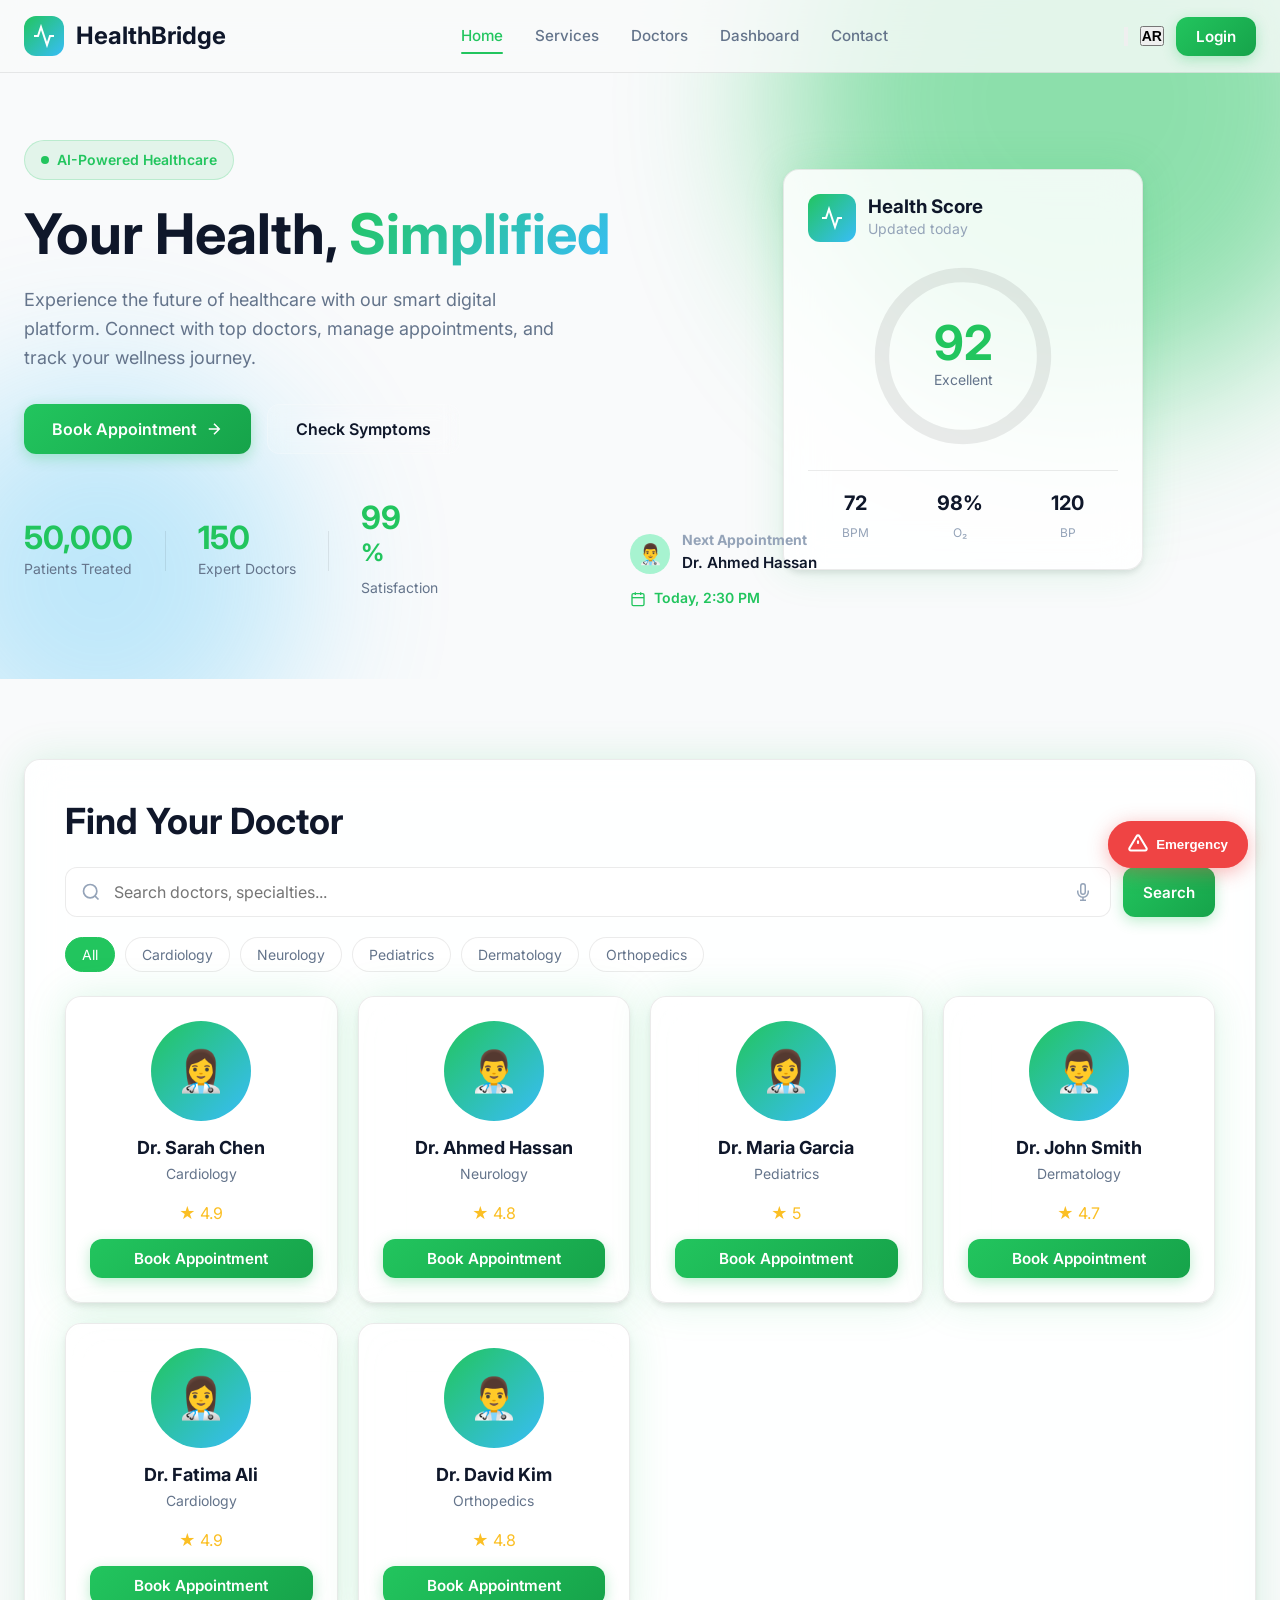
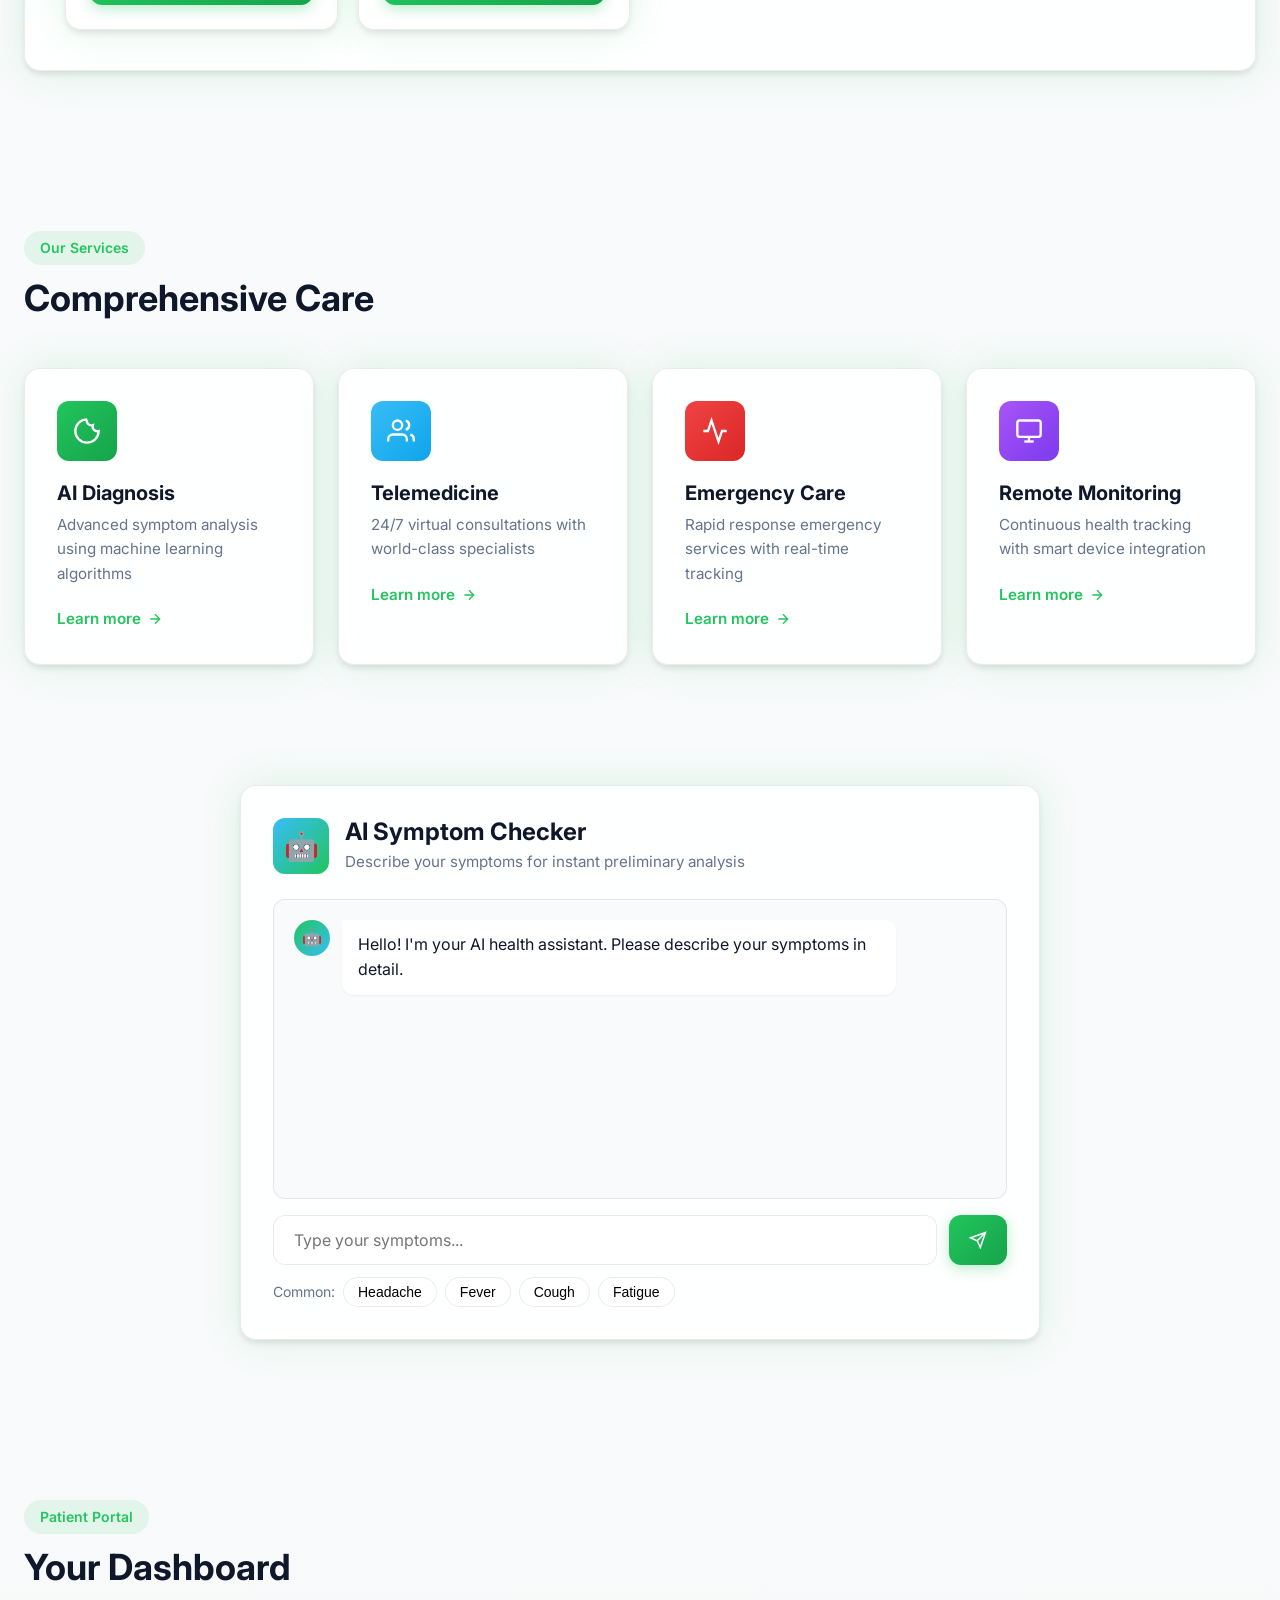
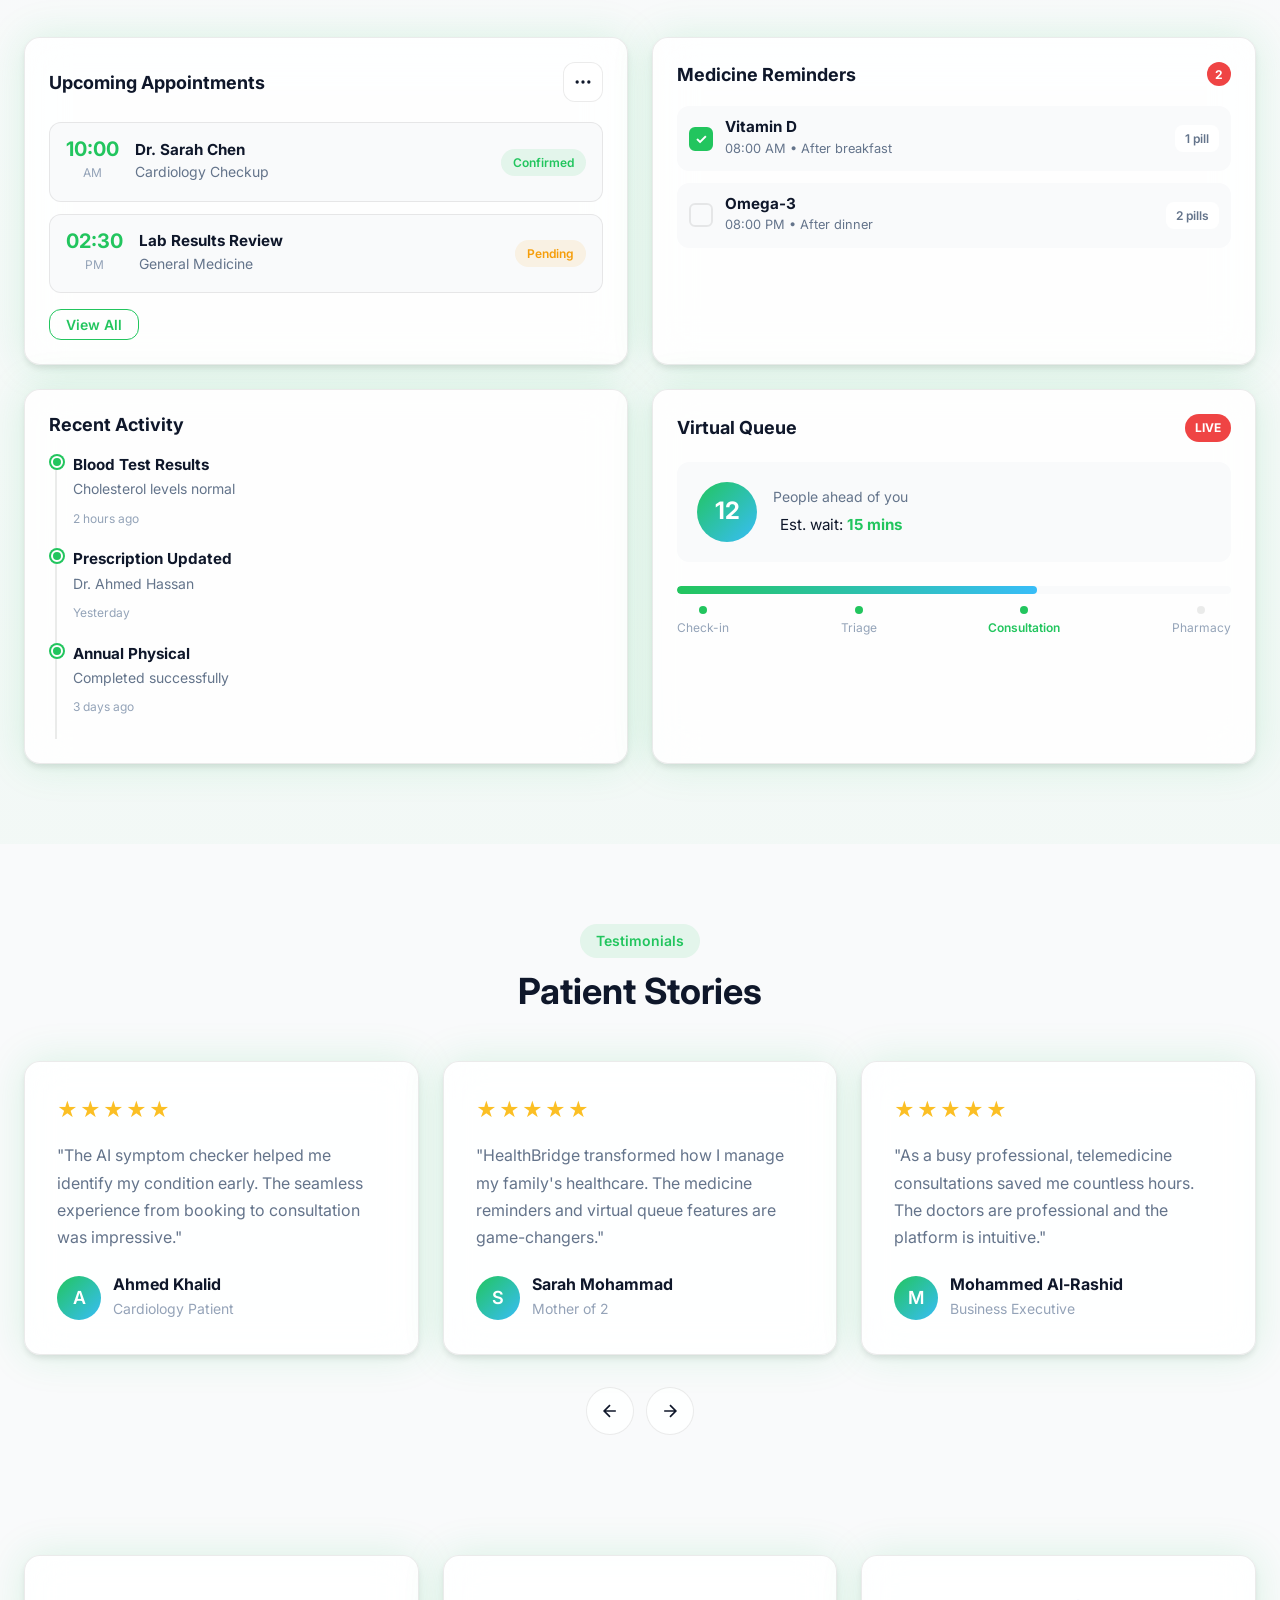
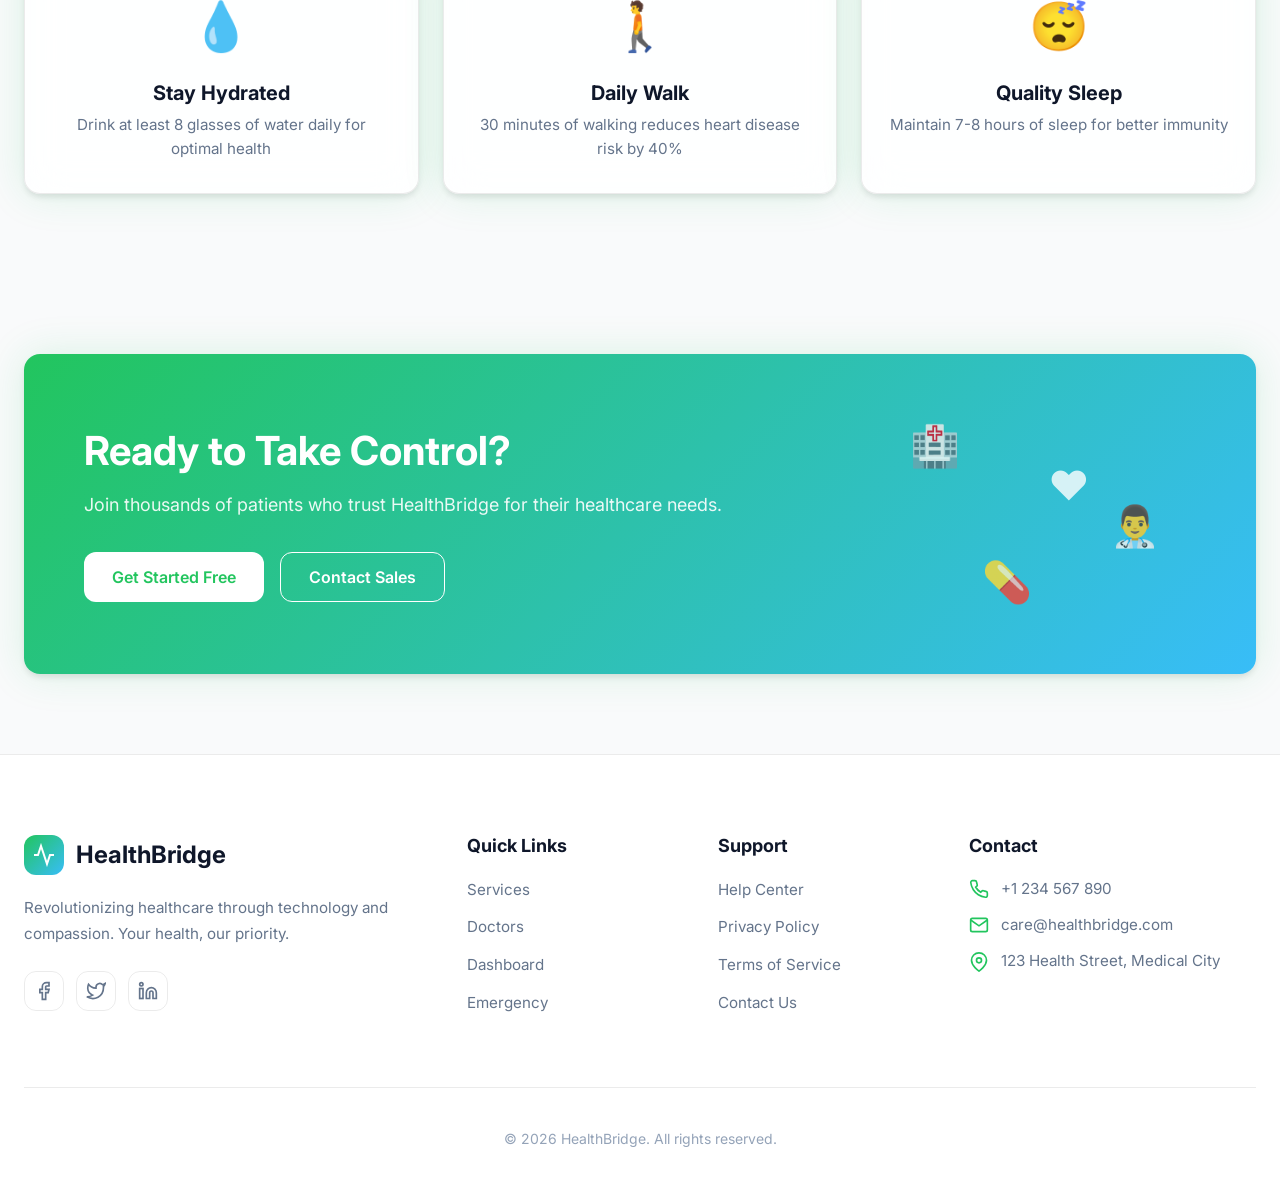
<file: index.html>
<!-- index.html -->
<!DOCTYPE html>
<html lang="en" dir="ltr" data-theme="light">
<head>
    <meta charset="UTF-8">
    <meta name="viewport" content="width=device-width, initial-scale=1.0">
    <title>HealthBridge - Smart Healthcare System</title>
    <link rel="stylesheet" href="style.css">
    <link href="https://fonts.googleapis.com/css2?family=Inter:wght@300;400;500;600;700&family=Noto+Sans+Arabic:wght@300;400;500;600;700&display=swap" rel="stylesheet">
</head>
<body>
    <!-- Scroll Progress -->
    <div class="scroll-progress"></div>

    <!-- Navigation -->
    <nav class="navbar" id="navbar">
        <div class="container nav-container">
            <a href="#" class="logo">
                <div class="logo-icon">
                    <svg viewBox="0 0 24 24" fill="none" stroke="currentColor" stroke-width="2">
                        <path d="M22 12h-4l-3 9L9 3l-3 9H2"/>
                    </svg>
                </div>
                <span class="logo-text">HealthBridge</span>
            </a>

            <button class="mobile-toggle" id="mobileToggle" aria-label="Toggle menu">
                <span></span><span></span><span></span>
            </button>

            <div class="nav-menu" id="navMenu">
                <a href="#home" class="nav-link active" data-i18n="nav_home">Home</a>
                <a href="#services" class="nav-link" data-i18n="nav_services">Services</a>
                <a href="#doctors" class="nav-link" data-i18n="nav_doctors">Doctors</a>
                <a href="#dashboard" class="nav-link" data-i18n="nav_dashboard">Dashboard</a>
                <a href="#contact" class="nav-link" data-i18n="nav_contact">Contact</a>
            </div>

            <div class="nav-actions">
                <button class="icon-btn theme-toggle" id="themeToggle" aria-label="Toggle theme">
                    <svg class="sun" viewBox="0 0 24 24" fill="none" stroke="currentColor" stroke-width="2"><circle cx="12" cy="12" r="5"/><path d="M12 1v2m0 18v2M4.22 4.22l1.42 1.42m12.72 12.72l1.42 1.42M1 12h2m18 0h2M4.22 19.78l1.42-1.42M18.36 5.64l1.42-1.42"/></svg>
                    <svg class="moon" viewBox="0 0 24 24" fill="none" stroke="currentColor" stroke-width="2"><path d="M21 12.79A9 9 0 1 1 11.21 3 7 7 0 0 0 21 12.79z"/></svg>
                </button>
                <button class="icon-btn lang-toggle" id="langToggle" aria-label="Toggle language">
                    <span class="lang-code">AR</span>
                </button>
                <button class="btn btn-primary login-btn" data-i18n="login">Login</button>
            </div>
        </div>
    </nav>

    <!-- Emergency Floating Button -->
    <button class="emergency-fab" id="emergencyBtn" aria-label="Emergency">
        <div class="emergency-icon">
            <svg viewBox="0 0 24 24" fill="none" stroke="currentColor" stroke-width="2.5">
                <path d="M10.29 3.86L1.82 18a2 2 0 0 0 1.71 3h16.94a2 2 0 0 0 1.71-3L13.71 3.86a2 2 0 0 0-3.42 0z"/>
                <line x1="12" y1="9" x2="12" y2="13"/>
                <line x1="12" y1="17" x2="12.01" y2="17"/>
            </svg>
        </div>
        <span class="emergency-text" data-i18n="emergency">Emergency</span>
        <div class="emergency-pulse"></div>
    </button>

    <!-- Main Content -->
    <main>
        <!-- Hero Section -->
        <section class="hero" id="home">
            <div class="hero-bg">
                <div class="gradient-orb orb-1"></div>
                <div class="gradient-orb orb-2"></div>
            </div>
            
            <div class="container">
                <div class="hero-grid">
                    <div class="hero-content">
                        <div class="badge">
                            <span class="badge-dot"></span>
                            <span data-i18n="hero_badge">AI-Powered Healthcare</span>
                        </div>
                        
                        <h1 class="hero-title">
                            <span data-i18n="hero_title_1">Your Health,</span>
                            <span class="gradient-text" data-i18n="hero_title_2">Simplified</span>
                        </h1>
                        
                        <p class="hero-description" data-i18n="hero_desc">
                            Experience the future of healthcare with our smart digital platform. 
                            Connect with top doctors, manage appointments, and track your wellness journey.
                        </p>

                        <div class="hero-actions">
                            <button class="btn btn-primary btn-lg" onclick="app.showModal('appointment')">
                                <span data-i18n="btn_book_now">Book Appointment</span>
                                <svg viewBox="0 0 24 24" fill="none" stroke="currentColor" stroke-width="2"><path d="M5 12h14M12 5l7 7-7 7"/></svg>
                            </button>
                            <button class="btn btn-glass btn-lg" onclick="document.getElementById('symptomChecker').scrollIntoView({behavior: 'smooth'})">
                                <span data-i18n="btn_check_symptoms">Check Symptoms</span>
                            </button>
                        </div>

                        <div class="hero-stats">
                            <div class="stat-item">
                                <span class="stat-value" data-count="50000">0</span>
                                <span class="stat-label" data-i18n="stat_patients">Patients Treated</span>
                            </div>
                            <div class="stat-divider"></div>
                            <div class="stat-item">
                                <span class="stat-value" data-count="150">0</span>
                                <span class="stat-label" data-i18n="stat_doctors">Expert Doctors</span>
                            </div>
                            <div class="stat-divider"></div>
                            <div class="stat-item">
                                <span class="stat-value" data-count="99">0</span>
                                <span class="stat-suffix">%</span>
                                <span class="stat-label" data-i18n="stat_satisfaction">Satisfaction</span>
                            </div>
                        </div>
                    </div>

                    <div class="hero-visual">
                        <div class="glass-card health-score-card">
                            <div class="card-header">
                                <div class="card-icon">
                                    <svg viewBox="0 0 24 24" fill="none" stroke="currentColor" stroke-width="2"><path d="M22 12h-4l-3 9L9 3l-3 9H2"/></svg>
                                </div>
                                <div>
                                    <h3 data-i18n="health_score">Health Score</h3>
                                    <p class="card-subtitle" data-i18n="last_updated">Updated today</p>
                                </div>
                            </div>
                            
                            <div class="score-circle">
                                <svg viewBox="0 0 100 100">
                                    <circle class="score-bg" cx="50" cy="50" r="45"/>
                                    <circle class="score-progress" cx="50" cy="50" r="45" stroke-dasharray="283" stroke-dashoffset="283"/>
                                </svg>
                                <div class="score-content">
                                    <span class="score-number">92</span>
                                    <span class="score-label" data-i18n="excellent">Excellent</span>
                                </div>
                            </div>

                            <div class="score-metrics">
                                <div class="metric">
                                    <span class="metric-value">72</span>
                                    <span class="metric-label" data-i18n="heart_rate">BPM</span>
                                </div>
                                <div class="metric">
                                    <span class="metric-value">98%</span>
                                    <span class="metric-label" data-i18n="oxygen">O₂</span>
                                </div>
                                <div class="metric">
                                    <span class="metric-value">120</span>
                                    <span class="metric-label" data-i18n="bp">BP</span>
                                </div>
                            </div>
                        </div>

                        <div class="floating-card appointment-preview">
                            <div class="preview-header">
                                <div class="doctor-avatar">👨‍⚕️</div>
                                <div>
                                    <h4 data-i18n="next_appointment">Next Appointment</h4>
                                    <p>Dr. Ahmed Hassan</p>
                                </div>
                            </div>
                            <div class="preview-time">
                                <svg viewBox="0 0 24 24" fill="none" stroke="currentColor" stroke-width="2"><rect x="3" y="4" width="18" height="18" rx="2" ry="2"/><line x1="16" y1="2" x2="16" y2="6"/><line x1="8" y1="2" x2="8" y2="6"/><line x1="3" y1="10" x2="21" y2="10"/></svg>
                                <span>Today, 2:30 PM</span>
                            </div>
                        </div>
                    </div>
                </div>
            </div>
        </section>

        <!-- Smart Search Section -->
        <section class="search-section" id="doctors">
            <div class="container">
                <div class="glass-card search-card">
                    <h2 class="section-title" data-i18n="find_doctor">Find Your Doctor</h2>
                    
                    <div class="search-box">
                        <div class="search-input-wrapper">
                            <svg class="search-icon" viewBox="0 0 24 24" fill="none" stroke="currentColor" stroke-width="2"><circle cx="11" cy="11" r="8"/><path d="m21 21-4.35-4.35"/></svg>
                            <input type="text" id="doctorSearch" placeholder="Search doctors, specialties..." data-i18n-placeholder="search_placeholder">
                            <button class="voice-search" aria-label="Voice search">
                                <svg viewBox="0 0 24 24" fill="none" stroke="currentColor" stroke-width="2"><path d="M12 1a3 3 0 0 0-3 3v8a3 3 0 0 0 6 0V4a3 3 0 0 0-3-3z"/><path d="M19 10v2a7 7 0 0 1-14 0v-2"/><line x1="12" y1="19" x2="12" y2="23"/><line x1="8" y1="23" x2="16" y2="23"/></svg>
                            </button>
                        </div>
                        <button class="btn btn-primary" data-i18n="search">Search</button>
                    </div>

                    <div class="quick-filters">
                        <button class="filter-chip active" data-filter="all" data-i18n="filter_all">All</button>
                        <button class="filter-chip" data-filter="cardiology" data-i18n="filter_cardiology">Cardiology</button>
                        <button class="filter-chip" data-filter="neurology" data-i18n="filter_neurology">Neurology</button>
                        <button class="filter-chip" data-filter="pediatrics" data-i18n="filter_pediatrics">Pediatrics</button>
                        <button class="filter-chip" data-filter="dermatology" data-i18n="filter_dermatology">Dermatology</button>
                        <button class="filter-chip" data-filter="orthopedics" data-i18n="filter_orthopedics">Orthopedics</button>
                    </div>

                    <div class="doctors-grid" id="doctorsGrid">
                        <!-- Loaded dynamically via JS -->
                        <div class="skeleton-card"></div>
                        <div class="skeleton-card"></div>
                        <div class="skeleton-card"></div>
                        <div class="skeleton-card"></div>
                    </div>
                </div>
            </div>
        </section>

        <!-- Services Section -->
        <section class="services" id="services">
            <div class="container">
                <div class="section-header">
                    <span class="section-tag" data-i18n="our_services">Our Services</span>
                    <h2 class="section-title" data-i18n="comprehensive_care">Comprehensive Care</h2>
                </div>

                <div class="services-grid">
                    <div class="service-card glass-card">
                        <div class="service-icon gradient-1">
                            <svg viewBox="0 0 24 24" fill="none" stroke="currentColor" stroke-width="2"><path d="M12 2a10 10 0 1 0 10 10 4 4 0 0 1-5-5 4 4 0 0 1-5-5"/><path d="M8.5 8.5v.01"/><path d="M16 15.5v.01"/><path d="M12 12v.01"/></svg>
                        </div>
                        <h3 data-i18n="service_ai">AI Diagnosis</h3>
                        <p data-i18n="service_ai_desc">Advanced symptom analysis using machine learning algorithms</p>
                        <a href="#" class="service-link">
                            <span data-i18n="learn_more">Learn more</span>
                            <svg viewBox="0 0 24 24" fill="none" stroke="currentColor" stroke-width="2"><path d="M5 12h14M12 5l7 7-7 7"/></svg>
                        </a>
                    </div>

                    <div class="service-card glass-card">
                        <div class="service-icon gradient-2">
                            <svg viewBox="0 0 24 24" fill="none" stroke="currentColor" stroke-width="2"><path d="M17 21v-2a4 4 0 0 0-4-4H5a4 4 0 0 0-4 4v2"/><circle cx="9" cy="7" r="4"/><path d="M23 21v-2a4 4 0 0 0-3-3.87"/><path d="M16 3.13a4 4 0 0 1 0 7.75"/></svg>
                        </div>
                        <h3 data-i18n="service_tele">Telemedicine</h3>
                        <p data-i18n="service_tele_desc">24/7 virtual consultations with world-class specialists</p>
                        <a href="#" class="service-link">
                            <span data-i18n="learn_more">Learn more</span>
                            <svg viewBox="0 0 24 24" fill="none" stroke="currentColor" stroke-width="2"><path d="M5 12h14M12 5l7 7-7 7"/></svg>
                        </a>
                    </div>

                    <div class="service-card glass-card">
                        <div class="service-icon gradient-3">
                            <svg viewBox="0 0 24 24" fill="none" stroke="currentColor" stroke-width="2"><path d="M22 12h-4l-3 9L9 3l-3 9H2"/></svg>
                        </div>
                        <h3 data-i18n="service_emergency">Emergency Care</h3>
                        <p data-i18n="service_emergency_desc">Rapid response emergency services with real-time tracking</p>
                        <a href="#" class="service-link">
                            <span data-i18n="learn_more">Learn more</span>
                            <svg viewBox="0 0 24 24" fill="none" stroke="currentColor" stroke-width="2"><path d="M5 12h14M12 5l7 7-7 7"/></svg>
                        </a>
                    </div>

                    <div class="service-card glass-card">
                        <div class="service-icon gradient-4">
                            <svg viewBox="0 0 24 24" fill="none" stroke="currentColor" stroke-width="2"><rect x="2" y="3" width="20" height="14" rx="2" ry="2"/><line x1="8" y1="21" x2="16" y2="21"/><line x1="12" y1="17" x2="12" y2="21"/></svg>
                        </div>
                        <h3 data-i18n="service_monitor">Remote Monitoring</h3>
                        <p data-i18n="service_monitor_desc">Continuous health tracking with smart device integration</p>
                        <a href="#" class="service-link">
                            <span data-i18n="learn_more">Learn more</span>
                            <svg viewBox="0 0 24 24" fill="none" stroke="currentColor" stroke-width="2"><path d="M5 12h14M12 5l7 7-7 7"/></svg>
                        </a>
                    </div>
                </div>
            </div>
        </section>

        <!-- AI Symptom Checker -->
        <section class="symptom-section" id="symptomChecker">
            <div class="container">
                <div class="glass-card symptom-card">
                    <div class="symptom-header">
                        <div class="symptom-icon">🤖</div>
                        <div>
                            <h2 data-i18n="ai_checker">AI Symptom Checker</h2>
                            <p data-i18n="ai_checker_desc">Describe your symptoms for instant preliminary analysis</p>
                        </div>
                    </div>

                    <div class="chat-container" id="chatContainer">
                        <div class="chat-message bot">
                            <div class="message-avatar">🤖</div>
                            <div class="message-content">
                                <p data-i18n="chat_welcome">Hello! I'm your AI health assistant. Please describe your symptoms in detail.</p>
                            </div>
                        </div>
                    </div>

                    <div class="chat-input-area">
                        <input type="text" id="symptomInput" placeholder="Type your symptoms..." data-i18n-placeholder="type_symptoms">
                        <button class="btn btn-primary" id="sendSymptom">
                            <svg viewBox="0 0 24 24" fill="none" stroke="currentColor" stroke-width="2"><line x1="22" y1="2" x2="11" y2="13"/><polygon points="22 2 15 22 11 13 2 9 22 2"/></svg>
                        </button>
                    </div>

                    <div class="quick-symptoms">
                        <span data-i18n="common_symptoms">Common:</span>
                        <button class="symptom-tag">Headache</button>
                        <button class="symptom-tag">Fever</button>
                        <button class="symptom-tag">Cough</button>
                        <button class="symptom-tag">Fatigue</button>
                    </div>
                </div>
            </div>
        </section>

        <!-- Dashboard Preview -->
        <section class="dashboard-section" id="dashboard">
            <div class="container">
                <div class="section-header">
                    <span class="section-tag" data-i18n="patient_portal">Patient Portal</span>
                    <h2 class="section-title" data-i18n="your_dashboard">Your Dashboard</h2>
                </div>

                <div class="dashboard-grid">
                    <!-- Appointments -->
                    <div class="dash-card glass-card">
                        <div class="dash-header">
                            <h3 data-i18n="upcoming_apps">Upcoming Appointments</h3>
                            <button class="btn-icon">
                                <svg viewBox="0 0 24 24" fill="none" stroke="currentColor" stroke-width="2"><circle cx="12" cy="12" r="1"/><circle cx="19" cy="12" r="1"/><circle cx="5" cy="12" r="1"/></svg>
                            </button>
                        </div>
                        
                        <div class="appointment-list">
                            <div class="appointment-item">
                                <div class="app-time">
                                    <span class="time">10:00</span>
                                    <span class="period">AM</span>
                                </div>
                                <div class="app-info">
                                    <h4>Dr. Sarah Chen</h4>
                                    <p>Cardiology Checkup</p>
                                </div>
                                <span class="app-status confirmed" data-i18n="confirmed">Confirmed</span>
                            </div>

                            <div class="appointment-item">
                                <div class="app-time">
                                    <span class="time">02:30</span>
                                    <span class="period">PM</span>
                                </div>
                                <div class="app-info">
                                    <h4>Lab Results Review</h4>
                                    <p>General Medicine</p>
                                </div>
                                <span class="app-status pending" data-i18n="pending">Pending</span>
                            </div>
                        </div>

                        <button class="btn btn-outline btn-sm" data-i18n="view_all">View All</button>
                    </div>

                    <!-- Medicine Reminder -->
                    <div class="dash-card glass-card">
                        <div class="dash-header">
                            <h3 data-i18n="med_reminders">Medicine Reminders</h3>
                            <span class="badge-count">2</span>
                        </div>

                        <div class="med-list">
                            <div class="med-item">
                                <div class="med-checkbox">
                                    <input type="checkbox" id="med1" checked>
                                    <label for="med1"></label>
                                </div>
                                <div class="med-info">
                                    <h4>Vitamin D</h4>
                                    <p>08:00 AM • After breakfast</p>
                                </div>
                                <span class="med-dose">1 pill</span>
                            </div>

                            <div class="med-item">
                                <div class="med-checkbox">
                                    <input type="checkbox" id="med2">
                                    <label for="med2"></label>
                                </div>
                                <div class="med-info">
                                    <h4>Omega-3</h4>
                                    <p>08:00 PM • After dinner</p>
                                </div>
                                <span class="med-dose">2 pills</span>
                            </div>
                        </div>
                    </div>

                    <!-- Health Timeline -->
                    <div class="dash-card glass-card timeline-card">
                        <div class="dash-header">
                            <h3 data-i18n="recent_activity">Recent Activity</h3>
                        </div>

                        <div class="timeline">
                            <div class="timeline-item">
                                <div class="timeline-dot"></div>
                                <div class="timeline-content">
                                    <h4>Blood Test Results</h4>
                                    <p>Cholesterol levels normal</p>
                                    <span class="timeline-time">2 hours ago</span>
                                </div>
                            </div>
                            <div class="timeline-item">
                                <div class="timeline-dot"></div>
                                <div class="timeline-content">
                                    <h4>Prescription Updated</h4>
                                    <p>Dr. Ahmed Hassan</p>
                                    <span class="timeline-time">Yesterday</span>
                                </div>
                            </div>
                            <div class="timeline-item">
                                <div class="timeline-dot"></div>
                                <div class="timeline-content">
                                    <h4>Annual Physical</h4>
                                    <p>Completed successfully</p>
                                    <span class="timeline-time">3 days ago</span>
                                </div>
                            </div>
                        </div>
                    </div>

                    <!-- Virtual Queue -->
                    <div class="dash-card glass-card queue-card">
                        <div class="dash-header">
                            <h3 data-i18n="virtual_queue">Virtual Queue</h3>
                            <span class="live-badge">LIVE</span>
                        </div>

                        <div class="queue-status">
                            <div class="queue-number">12</div>
                            <div class="queue-info">
                                <p data-i18n="people_ahead">People ahead of you</p>
                                <span class="wait-time">Est. wait: <strong>15 mins</strong></span>
                            </div>
                        </div>

                        <div class="queue-progress">
                            <div class="progress-bar">
                                <div class="progress-fill" style="width: 65%"></div>
                            </div>
                            <div class="progress-steps">
                                <span class="step completed">Check-in</span>
                                <span class="step completed">Triage</span>
                                <span class="step active">Consultation</span>
                                <span class="step">Pharmacy</span>
                            </div>
                        </div>
                    </div>
                </div>
            </div>
        </section>

        <!-- Testimonials -->
        <section class="testimonials">
            <div class="container">
                <div class="section-header centered">
                    <span class="section-tag" data-i18n="testimonials_tag">Testimonials</span>
                    <h2 class="section-title" data-i18n="patient_stories">Patient Stories</h2>
                </div>

                <div class="testimonial-slider" id="testimonialSlider">
                    <div class="testimonial-track">
                        <div class="testimonial-card glass-card">
                            <div class="testimonial-rating">★★★★★</div>
                            <p class="testimonial-text">"The AI symptom checker helped me identify my condition early. The seamless experience from booking to consultation was impressive."</p>
                            <div class="testimonial-author">
                                <div class="author-avatar">A</div>
                                <div class="author-info">
                                    <h4>Ahmed Khalid</h4>
                                    <span>Cardiology Patient</span>
                                </div>
                            </div>
                        </div>

                        <div class="testimonial-card glass-card">
                            <div class="testimonial-rating">★★★★★</div>
                            <p class="testimonial-text">"HealthBridge transformed how I manage my family's healthcare. The medicine reminders and virtual queue features are game-changers."</p>
                            <div class="testimonial-author">
                                <div class="author-avatar">S</div>
                                <div class="author-info">
                                    <h4>Sarah Mohammad</h4>
                                    <span>Mother of 2</span>
                                </div>
                            </div>
                        </div>

                        <div class="testimonial-card glass-card">
                            <div class="testimonial-rating">★★★★★</div>
                            <p class="testimonial-text">"As a busy professional, telemedicine consultations saved me countless hours. The doctors are professional and the platform is intuitive."</p>
                            <div class="testimonial-author">
                                <div class="author-avatar">M</div>
                                <div class="author-info">
                                    <h4>Mohammed Al-Rashid</h4>
                                    <span>Business Executive</span>
                                </div>
                            </div>
                        </div>
                    </div>

                    <div class="slider-controls">
                        <button class="slider-btn prev" onclick="app.moveSlider(-1)">
                            <svg viewBox="0 0 24 24" fill="none" stroke="currentColor" stroke-width="2"><path d="M19 12H5M12 19l-7-7 7-7"/></svg>
                        </button>
                        <button class="slider-btn next" onclick="app.moveSlider(1)">
                            <svg viewBox="0 0 24 24" fill="none" stroke="currentColor" stroke-width="2"><path d="M5 12h14M12 5l7 7-7 7"/></svg>
                        </button>
                    </div>
                </div>
            </div>
        </section>

        <!-- Health Tips -->
        <section class="health-tips">
            <div class="container">
                <div class="tips-grid">
                    <div class="tip-card glass-card">
                        <div class="tip-icon">💧</div>
                        <h3 data-i18n="stay_hydrated">Stay Hydrated</h3>
                        <p data-i18n="hydration_tip">Drink at least 8 glasses of water daily for optimal health</p>
                    </div>
                    <div class="tip-card glass-card">
                        <div class="tip-icon">🚶</div>
                        <h3 data-i18n="daily_walk">Daily Walk</h3>
                        <p data-i18n="walk_tip">30 minutes of walking reduces heart disease risk by 40%</p>
                    </div>
                    <div class="tip-card glass-card">
                        <div class="tip-icon">😴</div>
                        <h3 data-i18n="quality_sleep">Quality Sleep</h3>
                        <p data-i18n="sleep_tip">Maintain 7-8 hours of sleep for better immunity</p>
                    </div>
                </div>
            </div>
        </section>

        <!-- CTA Section -->
        <section class="cta-section">
            <div class="container">
                <div class="glass-card cta-card">
                    <div class="cta-content">
                        <h2 data-i18n="ready_start">Ready to Take Control?</h2>
                        <p data-i18n="cta_desc">Join thousands of patients who trust HealthBridge for their healthcare needs.</p>
                        <div class="cta-actions">
                            <button class="btn btn-white btn-lg" data-i18n="get_started">Get Started Free</button>
                            <button class="btn btn-outline-white btn-lg" data-i18n="contact_sales">Contact Sales</button>
                        </div>
                    </div>
                    <div class="cta-visual">
                        <div class="floating-icons">
                            <span>🏥</span>
                            <span>👨‍⚕️</span>
                            <span>💊</span>
                            <span>❤️</span>
                        </div>
                    </div>
                </div>
            </div>
        </section>
    </main>

    <!-- Footer -->
    <footer class="footer" id="contact">
        <div class="container">
            <div class="footer-grid">
                <div class="footer-brand">
                    <div class="logo">
                        <div class="logo-icon">
                            <svg viewBox="0 0 24 24" fill="none" stroke="currentColor" stroke-width="2"><path d="M22 12h-4l-3 9L9 3l-3 9H2"/></svg>
                        </div>
                        <span>HealthBridge</span>
                    </div>
                    <p data-i18n="footer_desc">Revolutionizing healthcare through technology and compassion. Your health, our priority.</p>
                    <div class="social-links">
                        <a href="#" aria-label="Facebook">
                            <svg viewBox="0 0 24 24" fill="none" stroke="currentColor" stroke-width="2"><path d="M18 2h-3a5 5 0 0 0-5 5v3H7v4h3v8h4v-8h3l1-4h-4V7a1 1 0 0 1 1-1h3z"/></svg>
                        </a>
                        <a href="#" aria-label="Twitter">
                            <svg viewBox="0 0 24 24" fill="none" stroke="currentColor" stroke-width="2"><path d="M23 3a10.9 10.9 0 0 1-3.14 1.53 4.48 4.48 0 0 0-7.86 3v1A10.66 10.66 0 0 1 3 4s-4 9 5 13a11.64 11.64 0 0 1-7 2c9 5 20 0 20-11.5a4.5 4.5 0 0 0-.08-.83A7.72 7.72 0 0 0 23 3z"/></svg>
                        </a>
                        <a href="#" aria-label="LinkedIn">
                            <svg viewBox="0 0 24 24" fill="none" stroke="currentColor" stroke-width="2"><path d="M16 8a6 6 0 0 1 6 6v7h-4v-7a2 2 0 0 0-2-2 2 2 0 0 0-2 2v7h-4v-7a6 6 0 0 1 6-6z"/><rect x="2" y="9" width="4" height="12"/><circle cx="4" cy="4" r="2"/></svg>
                        </a>
                    </div>
                </div>

                <div class="footer-links">
                    <h4 data-i18n="quick_links">Quick Links</h4>
                    <ul>
                        <li><a href="#services" data-i18n="nav_services">Services</a></li>
                        <li><a href="#doctors" data-i18n="nav_doctors">Find Doctors</a></li>
                        <li><a href="#dashboard" data-i18n="nav_dashboard">Dashboard</a></li>
                        <li><a href="#" data-i18n="emergency">Emergency</a></li>
                    </ul>
                </div>

                <div class="footer-links">
                    <h4 data-i18n="support">Support</h4>
                    <ul>
                        <li><a href="#" data-i18n="help_center">Help Center</a></li>
                        <li><a href="#" data-i18n="privacy">Privacy Policy</a></li>
                        <li><a href="#" data-i18n="terms">Terms of Service</a></li>
                        <li><a href="#" data-i18n="contact">Contact Us</a></li>
                    </ul>
                </div>

                <div class="footer-contact">
                    <h4 data-i18n="contact_us">Contact</h4>
                    <ul>
                        <li>
                            <svg viewBox="0 0 24 24" fill="none" stroke="currentColor" stroke-width="2"><path d="M22 16.92v3a2 2 0 0 1-2.18 2 19.79 19.79 0 0 1-8.63-3.07 19.5 19.5 0 0 1-6-6 19.79 19.79 0 0 1-3.07-8.67A2 2 0 0 1 4.11 2h3a2 2 0 0 1 2 1.72 12.84 12.84 0 0 0 .7 2.81 2 2 0 0 1-.45 2.11L8.09 9.91a16 16 0 0 0 6 6l1.27-1.27a2 2 0 0 1 2.11-.45 12.84 12.84 0 0 0 2.81.7A2 2 0 0 1 22 16.92z"/></svg>
                            <span>+1 234 567 890</span>
                        </li>
                        <li>
                            <svg viewBox="0 0 24 24" fill="none" stroke="currentColor" stroke-width="2"><path d="M4 4h16c1.1 0 2 .9 2 2v12c0 1.1-.9 2-2 2H4c-1.1 0-2-.9-2-2V6c0-1.1.9-2 2-2z"/><polyline points="22,6 12,13 2,6"/></svg>
                            <span>care@healthbridge.com</span>
                        </li>
                        <li>
                            <svg viewBox="0 0 24 24" fill="none" stroke="currentColor" stroke-width="2"><path d="M21 10c0 7-9 13-9 13s-9-6-9-13a9 9 0 0 1 18 0z"/><circle cx="12" cy="10" r="3"/></svg>
                            <span>123 Health Street, Medical City</span>
                        </li>
                    </ul>
                </div>
            </div>

            <div class="footer-bottom">
                <p>&copy; 2026 HealthBridge. <span data-i18n="rights_reserved">All rights reserved.</span></p>
            </div>
        </div>
    </footer>

    <!-- Modal -->
    <div class="modal" id="modal">
        <div class="modal-overlay" onclick="app.closeModal()"></div>
        <div class="modal-content glass-card">
            <button class="modal-close" onclick="app.closeModal()">
                <svg viewBox="0 0 24 24" fill="none" stroke="currentColor" stroke-width="2"><line x1="18" y1="6" x2="6" y2="18"/><line x1="6" y1="6" x2="18" y2="18"/></svg>
            </button>
            <div class="modal-body" id="modalBody">
                <!-- Dynamic content -->
            </div>
        </div>
    </div>

    <!-- Toast Notification -->
    <div class="toast-container" id="toastContainer"></div>

    <script src="script.js"></script>
</body>
</html>
</file>
<file: style.css>
/* css/style.css */

/* CSS Variables & Theme System */
:root {
    /* Colors */
    --primary: #22C55E;
    --primary-dark: #16A34A;
    --secondary: #38BDF8;
    --accent: #A7F3D0;
    --emergency: #EF4444;
    --background: #F9FAFB;
    --surface: rgba(255, 255, 255, 0.85);
    --surface-solid: #FFFFFF;
    --text: #0F172A;
    --text-secondary: #64748B;
    --text-muted: #94A3B8;
    --border: rgba(0, 0, 0, 0.08);
    
    /* Shadows */
    --shadow-sm: 0 1px 2px 0 rgba(0, 0, 0, 0.05);
    --shadow: 0 4px 6px -1px rgba(0, 0, 0, 0.1);
    --shadow-lg: 0 10px 15px -3px rgba(0, 0, 0, 0.1);
    --shadow-glow: 0 0 40px rgba(34, 197, 94, 0.15);
    
    /* Radii */
    --radius-sm: 8px;
    --radius: 12px;
    --radius-lg: 16px;
    --radius-xl: 24px;
    --radius-full: 9999px;
    
    /* Transitions */
    --transition-fast: 150ms ease;
    --transition: 300ms ease;
    --transition-slow: 500ms ease;
    
    /* Typography */
    --font-family: 'Inter', -apple-system, BlinkMacSystemFont, sans-serif;
    --font-arabic: 'Noto Sans Arabic', sans-serif;
}

/* Dark Theme */
[data-theme="dark"] {
    --background: #0F172A;
    --surface: rgba(30, 41, 59, 0.85);
    --surface-solid: #1E293B;
    --text: #F1F5F9;
    --text-secondary: #94A3B8;
    --text-muted: #64748B;
    --border: rgba(255, 255, 255, 0.08);
    --shadow-glow: 0 0 40px rgba(34, 197, 94, 0.1);
}

/* RTL Support */
[dir="rtl"] {
    --font-family: var(--font-arabic);
}

/* Reset & Base */
*, *::before, *::after {
    margin: 0;
    padding: 0;
    box-sizing: border-box;
}

html {
    scroll-behavior: smooth;
    font-size: 16px;
}

body {
    font-family: var(--font-family);
    background-color: var(--background);
    color: var(--text);
    line-height: 1.6;
    overflow-x: hidden;
    transition: background-color var(--transition), color var(--transition);
}

/* Scroll Progress */
.scroll-progress {
    position: fixed;
    top: 0;
    left: 0;
    height: 3px;
    background: linear-gradient(90deg, var(--primary), var(--secondary));
    z-index: 9999;
    transition: width 0.1s;
}

/* Typography */
h1, h2, h3, h4 {
    font-weight: 700;
    line-height: 1.2;
}

.gradient-text {
    background: linear-gradient(135deg, var(--primary), var(--secondary));
    -webkit-background-clip: text;
    -webkit-text-fill-color: transparent;
    background-clip: text;
}

/* Container */
.container {
    width: 100%;
    max-width: 1280px;
    margin: 0 auto;
    padding: 0 24px;
}

/* Glass Card */
.glass-card {
    background: var(--surface);
    backdrop-filter: blur(20px);
    -webkit-backdrop-filter: blur(20px);
    border: 1px solid var(--border);
    border-radius: var(--radius-lg);
    padding: 24px;
    box-shadow: var(--shadow), var(--shadow-glow);
    transition: transform var(--transition), box-shadow var(--transition);
}

.glass-card:hover {
    transform: translateY(-2px);
    box-shadow: var(--shadow-lg), var(--shadow-glow);
}

/* Buttons */
.btn {
    display: inline-flex;
    align-items: center;
    justify-content: center;
    gap: 8px;
    padding: 10px 20px;
    font-family: inherit;
    font-size: 0.95rem;
    font-weight: 600;
    border: none;
    border-radius: var(--radius);
    cursor: pointer;
    transition: all var(--transition-fast);
    text-decoration: none;
}

.btn svg {
    width: 18px;
    height: 18px;
}

.btn-primary {
    background: linear-gradient(135deg, var(--primary), var(--primary-dark));
    color: white;
    box-shadow: 0 4px 14px rgba(34, 197, 94, 0.3);
}

.btn-primary:hover {
    transform: translateY(-2px);
    box-shadow: 0 6px 20px rgba(34, 197, 94, 0.4);
}

.btn-secondary {
    background: var(--surface-solid);
    color: var(--text);
    border: 1px solid var(--border);
}

.btn-glass {
    background: rgba(255, 255, 255, 0.1);
    backdrop-filter: blur(10px);
    color: var(--text);
    border: 1px solid rgba(255, 255, 255, 0.2);
}

.btn-white {
    background: white;
    color: var(--primary);
}

.btn-outline {
    background: transparent;
    border: 1.5px solid var(--primary);
    color: var(--primary);
}

.btn-outline-white {
    background: transparent;
    border: 1.5px solid white;
    color: white;
}

.btn-lg {
    padding: 14px 28px;
    font-size: 1rem;
}

.btn-sm {
    padding: 6px 16px;
    font-size: 0.875rem;
}

.btn-icon {
    width: 40px;
    height: 40px;
    padding: 0;
    border-radius: var(--radius);
    background: var(--surface);
    border: 1px solid var(--border);
    color: var(--text);
    cursor: pointer;
    display: inline-flex;
    align-items: center;
    justify-content: center;
    transition: all var(--transition-fast);
}

.btn-icon svg {
    width: 20px;
    height: 20px;
}

.btn-icon:hover {
    background: var(--primary);
    color: white;
    border-color: var(--primary);
}

/* Navigation */
.navbar {
    position: fixed;
    top: 0;
    left: 0;
    right: 0;
    z-index: 1000;
    background: rgba(249, 250, 251, 0.8);
    backdrop-filter: blur(20px);
    border-bottom: 1px solid var(--border);
    transition: all var(--transition);
}

[data-theme="dark"] .navbar {
    background: rgba(15, 23, 42, 0.8);
}

.nav-container {
    display: flex;
    align-items: center;
    justify-content: space-between;
    height: 72px;
}

.logo {
    display: flex;
    align-items: center;
    gap: 12px;
    text-decoration: none;
    color: var(--text);
    font-weight: 700;
    font-size: 1.5rem;
}

.logo-icon {
    width: 40px;
    height: 40px;
    background: linear-gradient(135deg, var(--primary), var(--secondary));
    border-radius: var(--radius);
    display: flex;
    align-items: center;
    justify-content: center;
    color: white;
}

.logo-icon svg {
    width: 24px;
    height: 24px;
}

.nav-menu {
    display: flex;
    align-items: center;
    gap: 32px;
}

.nav-link {
    text-decoration: none;
    color: var(--text-secondary);
    font-weight: 500;
    font-size: 0.95rem;
    position: relative;
    transition: color var(--transition-fast);
}

.nav-link:hover, .nav-link.active {
    color: var(--primary);
}

.nav-link.active::after {
    content: '';
    position: absolute;
    bottom: -6px;
    left: 0;
    right: 0;
    height: 2px;
    background: var(--primary);
    border-radius: var(--radius-full);
}

.nav-actions {
    display: flex;
    align-items: center;
    gap: 12px;
}

.theme-toggle .sun { display: none; }
[data-theme="dark"] .theme-toggle .sun { display: block; }
[data-theme="dark"] .theme-toggle .moon { display: none; }

.lang-toggle {
    font-weight: 700;
    font-size: 0.875rem;
}

.mobile-toggle {
    display: none;
    flex-direction: column;
    gap: 5px;
    background: none;
    border: none;
    cursor: pointer;
    padding: 5px;
}

.mobile-toggle span {
    display: block;
    width: 25px;
    height: 2px;
    background: var(--text);
    transition: 0.3s;
}

/* Emergency FAB */
.emergency-fab {
    position: fixed;
    bottom: 32px;
    right: 32px;
    z-index: 999;
    display: flex;
    align-items: center;
    gap: 8px;
    padding: 12px 20px;
    background: var(--emergency);
    color: white;
    border: none;
    border-radius: var(--radius-full);
    font-weight: 600;
    cursor: pointer;
    box-shadow: 0 4px 20px rgba(239, 68, 68, 0.4);
    transition: all var(--transition);
}

[dir="rtl"] .emergency-fab {
    right: auto;
    left: 32px;
}

.emergency-fab:hover {
    transform: scale(1.05);
    box-shadow: 0 6px 30px rgba(239, 68, 68, 0.5);
}

.emergency-icon svg {
    width: 20px;
    height: 20px;
    animation: pulse-icon 2s infinite;
}

.emergency-pulse {
    position: absolute;
    inset: 0;
    border-radius: inherit;
    background: var(--emergency);
    opacity: 0.5;
    z-index: -1;
    animation: pulse-ring 2s infinite;
}

@keyframes pulse-icon {
    0%, 100% { opacity: 1; }
    50% { opacity: 0.7; }
}

@keyframes pulse-ring {
    0% { transform: scale(1); opacity: 0.5; }
    100% { transform: scale(1.5); opacity: 0; }
}

/* Hero Section */
.hero {
    position: relative;
    padding: 140px 0 80px;
    overflow: hidden;
}

.hero-bg {
    position: absolute;
    inset: 0;
    z-index: -1;
    overflow: hidden;
}

.gradient-orb {
    position: absolute;
    border-radius: 50%;
    filter: blur(80px);
    opacity: 0.5;
}

.orb-1 {
    width: 600px;
    height: 600px;
    background: var(--primary);
    top: -200px;
    right: -100px;
}

.orb-2 {
    width: 400px;
    height: 400px;
    background: var(--secondary);
    bottom: -100px;
    left: -100px;
    opacity: 0.3;
}

.hero-grid {
    display: grid;
    grid-template-columns: 1fr 1fr;
    gap: 60px;
    align-items: center;
}

.badge {
    display: inline-flex;
    align-items: center;
    gap: 8px;
    padding: 8px 16px;
    background: rgba(34, 197, 94, 0.1);
    border: 1px solid rgba(34, 197, 94, 0.2);
    border-radius: var(--radius-full);
    font-size: 0.875rem;
    font-weight: 600;
    color: var(--primary);
    margin-bottom: 24px;
}

.badge-dot {
    width: 8px;
    height: 8px;
    background: var(--primary);
    border-radius: 50%;
    animation: pulse-dot 2s infinite;
}

@keyframes pulse-dot {
    0%, 100% { opacity: 1; }
    50% { opacity: 0.5; }
}

.hero-title {
    font-size: 3.5rem;
    margin-bottom: 20px;
    line-height: 1.1;
}

.hero-description {
    font-size: 1.125rem;
    color: var(--text-secondary);
    margin-bottom: 32px;
    max-width: 540px;
}

.hero-actions {
    display: flex;
    gap: 16px;
    margin-bottom: 48px;
}

.hero-stats {
    display: flex;
    align-items: center;
    gap: 32px;
}

.stat-item {
    display: flex;
    flex-direction: column;
}

.stat-value {
    font-size: 2rem;
    font-weight: 700;
    color: var(--primary);
    line-height: 1;
}

.stat-suffix {
    font-size: 1.5rem;
    font-weight: 700;
    color: var(--primary);
}

.stat-label {
    font-size: 0.875rem;
    color: var(--text-secondary);
    margin-top: 4px;
}

.stat-divider {
    width: 1px;
    height: 40px;
    background: var(--border);
}

/* Hero Visual */
.hero-visual {
    position: relative;
}

.health-score-card {
    max-width: 360px;
    margin: 0 auto;
}

.card-header {
    display: flex;
    align-items: center;
    gap: 12px;
    margin-bottom: 24px;
}

.card-icon {
    width: 48px;
    height: 48px;
    background: linear-gradient(135deg, var(--primary), var(--secondary));
    border-radius: var(--radius);
    display: flex;
    align-items: center;
    justify-content: center;
    color: white;
}

.card-icon svg {
    width: 24px;
    height: 24px;
}

.card-subtitle {
    font-size: 0.875rem;
    color: var(--text-muted);
}

.score-circle {
    position: relative;
    width: 180px;
    height: 180px;
    margin: 0 auto 24px;
}

.score-circle svg {
    transform: rotate(-90deg);
    width: 100%;
    height: 100%;
}

.score-bg {
    fill: none;
    stroke: var(--border);
    stroke-width: 8;
}

.score-progress {
    fill: none;
    stroke: url(#gradient);
    stroke-width: 8;
    stroke-linecap: round;
    stroke-dasharray: 283;
    stroke-dashoffset: 283;
    transition: stroke-dashoffset 1.5s ease;
}

.score-content {
    position: absolute;
    top: 50%;
    left: 50%;
    transform: translate(-50%, -50%);
    text-align: center;
}

.score-number {
    font-size: 3rem;
    font-weight: 700;
    color: var(--primary);
    display: block;
    line-height: 1;
}

.score-label {
    font-size: 0.875rem;
    color: var(--text-secondary);
}

.score-metrics {
    display: flex;
    justify-content: space-around;
    padding-top: 16px;
    border-top: 1px solid var(--border);
}

.metric {
    text-align: center;
}

.metric-value {
    display: block;
    font-size: 1.25rem;
    font-weight: 700;
    color: var(--text);
}

.metric-label {
    font-size: 0.75rem;
    color: var(--text-muted);
}

.appointment-preview {
    position: absolute;
    bottom: -40px;
    left: -40px;
    max-width: 280px;
    animation: float 6s ease-in-out infinite;
}

[dir="rtl"] .appointment-preview {
    left: auto;
    right: -40px;
}

@keyframes float {
    0%, 100% { transform: translateY(0px); }
    50% { transform: translateY(-20px); }
}

.preview-header {
    display: flex;
    align-items: center;
    gap: 12px;
    margin-bottom: 12px;
}

.doctor-avatar {
    width: 40px;
    height: 40px;
    background: var(--accent);
    border-radius: 50%;
    display: flex;
    align-items: center;
    justify-content: center;
    font-size: 1.25rem;
}

.preview-header h4 {
    font-size: 0.875rem;
    color: var(--text-muted);
    margin-bottom: 2px;
}

.preview-header p {
    font-weight: 600;
    font-size: 0.95rem;
}

.preview-time {
    display: flex;
    align-items: center;
    gap: 8px;
    font-size: 0.875rem;
    color: var(--primary);
    font-weight: 600;
}

.preview-time svg {
    width: 16px;
    height: 16px;
}

/* Search Section */
.search-section {
    padding: 80px 0;
}

.search-card {
    padding: 40px;
}

.section-title {
    font-size: 1.75rem;
    margin-bottom: 24px;
}

.search-box {
    display: flex;
    gap: 12px;
    margin-bottom: 20px;
}

.search-input-wrapper {
    flex: 1;
    position: relative;
}

.search-icon {
    position: absolute;
    left: 16px;
    top: 50%;
    transform: translateY(-50%);
    width: 20px;
    height: 20px;
    color: var(--text-muted);
    pointer-events: none;
}

[dir="rtl"] .search-icon {
    left: auto;
    right: 16px;
}

.search-input-wrapper input {
    width: 100%;
    padding: 14px 48px;
    border: 1.5px solid var(--border);
    border-radius: var(--radius);
    background: var(--surface);
    font-family: inherit;
    font-size: 1rem;
    color: var(--text);
    transition: all var(--transition-fast);
}

.search-input-wrapper input:focus {
    outline: none;
    border-color: var(--primary);
    box-shadow: 0 0 0 3px rgba(34, 197, 94, 0.1);
}

.voice-search {
    position: absolute;
    right: 12px;
    top: 50%;
    transform: translateY(-50%);
    width: 32px;
    height: 32px;
    border: none;
    background: transparent;
    color: var(--text-muted);
    cursor: pointer;
    display: flex;
    align-items: center;
    justify-content: center;
    border-radius: var(--radius-sm);
    transition: all var(--transition-fast);
}

[dir="rtl"] .voice-search {
    right: auto;
    left: 12px;
}

.voice-search:hover {
    background: var(--background);
    color: var(--primary);
}

.voice-search svg {
    width: 18px;
    height: 18px;
}

.quick-filters {
    display: flex;
    gap: 10px;
    flex-wrap: wrap;
    margin-bottom: 24px;
}

.filter-chip {
    padding: 8px 16px;
    border: 1px solid var(--border);
    background: var(--surface);
    border-radius: var(--radius-full);
    font-family: inherit;
    font-size: 0.875rem;
    color: var(--text-secondary);
    cursor: pointer;
    transition: all var(--transition-fast);
}

.filter-chip:hover, .filter-chip.active {
    background: var(--primary);
    color: white;
    border-color: var(--primary);
}

.doctors-grid {
    display: grid;
    grid-template-columns: repeat(auto-fill, minmax(260px, 1fr));
    gap: 20px;
}

.skeleton-card {
    height: 280px;
    background: linear-gradient(90deg, var(--surface) 25%, rgba(255,255,255,0.5) 50%, var(--surface) 75%);
    background-size: 200% 100%;
    animation: skeleton-loading 1.5s infinite;
    border-radius: var(--radius-lg);
}

@keyframes skeleton-loading {
    0% { background-position: 200% 0; }
    100% { background-position: -200% 0; }
}

.doctor-card {
    text-align: center;
    padding: 24px;
}

.doctor-image {
    width: 100px;
    height: 100px;
    border-radius: 50%;
    background: linear-gradient(135deg, var(--primary), var(--secondary));
    margin: 0 auto 16px;
    display: flex;
    align-items: center;
    justify-content: center;
    font-size: 2.5rem;
}

.doctor-card h3 {
    font-size: 1.125rem;
    margin-bottom: 4px;
}

.doctor-card p {
    color: var(--text-secondary);
    font-size: 0.875rem;
    margin-bottom: 16px;
}

/* Services */
.services {
    padding: 80px 0;
}

.section-header {
    margin-bottom: 48px;
}

.section-header.centered {
    text-align: center;
}

.section-tag {
    display: inline-block;
    padding: 6px 16px;
    background: rgba(34, 197, 94, 0.1);
    color: var(--primary);
    border-radius: var(--radius-full);
    font-size: 0.875rem;
    font-weight: 600;
    margin-bottom: 12px;
}

.section-title {
    font-size: 2.25rem;
    color: var(--text);
}

.services-grid {
    display: grid;
    grid-template-columns: repeat(auto-fit, minmax(260px, 1fr));
    gap: 24px;
}

.service-card {
    padding: 32px;
}

.service-icon {
    width: 60px;
    height: 60px;
    border-radius: var(--radius);
    display: flex;
    align-items: center;
    justify-content: center;
    margin-bottom: 20px;
    color: white;
}

.service-icon svg {
    width: 28px;
    height: 28px;
}

.gradient-1 { background: linear-gradient(135deg, #22C55E, #16A34A); }
.gradient-2 { background: linear-gradient(135deg, #38BDF8, #0EA5E9); }
.gradient-3 { background: linear-gradient(135deg, #EF4444, #DC2626); }
.gradient-4 { background: linear-gradient(135deg, #A855F7, #7C3AED); }

.service-card h3 {
    font-size: 1.25rem;
    margin-bottom: 8px;
}

.service-card p {
    color: var(--text-secondary);
    font-size: 0.95rem;
    margin-bottom: 20px;
}

.service-link {
    display: inline-flex;
    align-items: center;
    gap: 6px;
    color: var(--primary);
    text-decoration: none;
    font-weight: 600;
    font-size: 0.95rem;
    transition: gap var(--transition-fast);
}

.service-link:hover {
    gap: 10px;
}

.service-link svg {
    width: 16px;
    height: 16px;
}

/* Symptom Checker */
.symptom-section {
    padding: 40px 0 80px;
}

.symptom-card {
    max-width: 800px;
    margin: 0 auto;
    padding: 32px;
}

.symptom-header {
    display: flex;
    align-items: center;
    gap: 16px;
    margin-bottom: 24px;
}

.symptom-icon {
    width: 56px;
    height: 56px;
    background: linear-gradient(135deg, var(--secondary), var(--primary));
    border-radius: var(--radius);
    display: flex;
    align-items: center;
    justify-content: center;
    font-size: 1.75rem;
}

.symptom-header h2 {
    font-size: 1.5rem;
    margin-bottom: 4px;
}

.symptom-header p {
    color: var(--text-secondary);
    font-size: 0.95rem;
}

.chat-container {
    height: 300px;
    background: var(--background);
    border-radius: var(--radius);
    padding: 20px;
    overflow-y: auto;
    margin-bottom: 16px;
    border: 1px solid var(--border);
}

.chat-message {
    display: flex;
    gap: 12px;
    margin-bottom: 16px;
    animation: message-slide 0.3s ease;
}

@keyframes message-slide {
    from { opacity: 0; transform: translateY(10px); }
    to { opacity: 1; transform: translateY(0); }
}

.message-avatar {
    width: 36px;
    height: 36px;
    background: linear-gradient(135deg, var(--primary), var(--secondary));
    border-radius: 50%;
    display: flex;
    align-items: center;
    justify-content: center;
    flex-shrink: 0;
    font-size: 1rem;
}

.chat-message.user .message-avatar {
    background: var(--text-muted);
}

.message-content {
    background: var(--surface-solid);
    padding: 12px 16px;
    border-radius: var(--radius);
    border-top-left-radius: 4px;
    max-width: 80%;
    box-shadow: var(--shadow-sm);
}

.chat-message.user {
    flex-direction: row-reverse;
}

.chat-message.user .message-content {
    background: var(--primary);
    color: white;
    border-top-left-radius: var(--radius);
    border-top-right-radius: 4px;
}

.chat-input-area {
    display: flex;
    gap: 12px;
    margin-bottom: 12px;
}

.chat-input-area input {
    flex: 1;
    padding: 14px 20px;
    border: 1.5px solid var(--border);
    border-radius: var(--radius);
    background: var(--surface);
    font-family: inherit;
    font-size: 1rem;
    color: var(--text);
}

.chat-input-area input:focus {
    outline: none;
    border-color: var(--primary);
}

.chat-input-area .btn {
    padding: 0 20px;
}

.quick-symptoms {
    display: flex;
    align-items: center;
    gap: 8px;
    flex-wrap: wrap;
    font-size: 0.875rem;
    color: var(--text-secondary);
}

.symptom-tag {
    padding: 6px 14px;
    background: var(--surface);
    border: 1px solid var(--border);
    border-radius: var(--radius-full);
    font-size: 0.875rem;
    cursor: pointer;
    transition: all var(--transition-fast);
}

.symptom-tag:hover {
    background: var(--primary);
    color: white;
    border-color: var(--primary);
}

/* Dashboard */
.dashboard-section {
    padding: 80px 0;
    background: linear-gradient(180deg, transparent 0%, rgba(34, 197, 94, 0.03) 100%);
}

.dashboard-grid {
    display: grid;
    grid-template-columns: repeat(2, 1fr);
    gap: 24px;
}

.dash-card {
    padding: 24px;
}

.dash-header {
    display: flex;
    align-items: center;
    justify-content: space-between;
    margin-bottom: 20px;
}

.dash-header h3 {
    font-size: 1.125rem;
}

.badge-count {
    width: 24px;
    height: 24px;
    background: var(--emergency);
    color: white;
    border-radius: 50%;
    display: flex;
    align-items: center;
    justify-content: center;
    font-size: 0.75rem;
    font-weight: 700;
}

.live-badge {
    padding: 4px 10px;
    background: var(--emergency);
    color: white;
    border-radius: var(--radius-full);
    font-size: 0.75rem;
    font-weight: 700;
    animation: pulse-badge 2s infinite;
}

@keyframes pulse-badge {
    0%, 100% { opacity: 1; }
    50% { opacity: 0.7; }
}

.appointment-list {
    display: flex;
    flex-direction: column;
    gap: 12px;
    margin-bottom: 16px;
}

.appointment-item {
    display: flex;
    align-items: center;
    gap: 16px;
    padding: 16px;
    background: var(--background);
    border-radius: var(--radius);
    border: 1px solid var(--border);
}

.app-time {
    text-align: center;
    min-width: 50px;
}

.app-time .time {
    display: block;
    font-size: 1.25rem;
    font-weight: 700;
    color: var(--primary);
    line-height: 1;
}

.app-time .period {
    font-size: 0.75rem;
    color: var(--text-muted);
}

.app-info {
    flex: 1;
}

.app-info h4 {
    font-size: 0.95rem;
    margin-bottom: 2px;
}

.app-info p {
    font-size: 0.875rem;
    color: var(--text-secondary);
}

.app-status {
    padding: 4px 12px;
    border-radius: var(--radius-full);
    font-size: 0.75rem;
    font-weight: 600;
}

.app-status.confirmed {
    background: rgba(34, 197, 94, 0.1);
    color: var(--primary);
}

.app-status.pending {
    background: rgba(245, 158, 11, 0.1);
    color: #F59E0B;
}

/* Medicine List */
.med-list {
    display: flex;
    flex-direction: column;
    gap: 12px;
}

.med-item {
    display: flex;
    align-items: center;
    gap: 12px;
    padding: 12px;
    background: var(--background);
    border-radius: var(--radius);
}

.med-checkbox {
    position: relative;
}

.med-checkbox input {
    position: absolute;
    opacity: 0;
    width: 0;
    height: 0;
}

.med-checkbox label {
    display: block;
    width: 24px;
    height: 24px;
    border: 2px solid var(--border);
    border-radius: 6px;
    cursor: pointer;
    transition: all var(--transition-fast);
    position: relative;
}

.med-checkbox input:checked + label {
    background: var(--primary);
    border-color: var(--primary);
}

.med-checkbox input:checked + label::after {
    content: '✓';
    position: absolute;
    top: 50%;
    left: 50%;
    transform: translate(-50%, -50%);
    color: white;
    font-size: 14px;
    font-weight: 700;
}

.med-info {
    flex: 1;
}

.med-info h4 {
    font-size: 0.95rem;
    margin-bottom: 2px;
}

.med-info p {
    font-size: 0.8rem;
    color: var(--text-secondary);
}

.med-dose {
    padding: 4px 10px;
    background: var(--surface-solid);
    border-radius: var(--radius-sm);
    font-size: 0.75rem;
    font-weight: 600;
    color: var(--text-secondary);
}

/* Timeline */
.timeline {
    position: relative;
    padding-left: 24px;
}

[dir="rtl"] .timeline {
    padding-left: 0;
    padding-right: 24px;
}

.timeline::before {
    content: '';
    position: absolute;
    left: 6px;
    top: 0;
    bottom: 0;
    width: 2px;
    background: var(--border);
}

[dir="rtl"] .timeline::before {
    left: auto;
    right: 6px;
}

.timeline-item {
    position: relative;
    padding-bottom: 20px;
}

.timeline-dot {
    position: absolute;
    left: -22px;
    width: 12px;
    height: 12px;
    background: var(--primary);
    border-radius: 50%;
    border: 2px solid var(--surface-solid);
    box-shadow: 0 0 0 2px var(--primary);
}

[dir="rtl"] .timeline-dot {
    left: auto;
    right: -22px;
}

.timeline-content h4 {
    font-size: 0.95rem;
    margin-bottom: 4px;
}

.timeline-content p {
    font-size: 0.875rem;
    color: var(--text-secondary);
    margin-bottom: 4px;
}

.timeline-time {
    font-size: 0.75rem;
    color: var(--text-muted);
}

/* Queue Card */
.queue-status {
    display: flex;
    align-items: center;
    gap: 16px;
    margin-bottom: 24px;
    padding: 20px;
    background: var(--background);
    border-radius: var(--radius);
    text-align: center;
}

.queue-number {
    width: 60px;
    height: 60px;
    background: linear-gradient(135deg, var(--primary), var(--secondary));
    border-radius: 50%;
    display: flex;
    align-items: center;
    justify-content: center;
    font-size: 1.5rem;
    font-weight: 700;
    color: white;
}

.queue-info p {
    color: var(--text-secondary);
    font-size: 0.875rem;
    margin-bottom: 4px;
}

.wait-time {
    font-size: 0.95rem;
    color: var(--text);
}

.wait-time strong {
    color: var(--primary);
}

.queue-progress {
    margin-top: 16px;
}

.progress-bar {
    height: 8px;
    background: var(--background);
    border-radius: var(--radius-full);
    overflow: hidden;
    margin-bottom: 12px;
}

.progress-fill {
    height: 100%;
    background: linear-gradient(90deg, var(--primary), var(--secondary));
    border-radius: var(--radius-full);
    transition: width 1s ease;
}

.progress-steps {
    display: flex;
    justify-content: space-between;
    font-size: 0.75rem;
    color: var(--text-muted);
}

.progress-steps .step {
    position: relative;
    padding-top: 12px;
}

.progress-steps .step::before {
    content: '';
    position: absolute;
    top: 0;
    left: 50%;
    transform: translateX(-50%);
    width: 8px;
    height: 8px;
    background: var(--border);
    border-radius: 50%;
}

.progress-steps .step.completed::before,
.progress-steps .step.active::before {
    background: var(--primary);
}

.progress-steps .step.active {
    color: var(--primary);
    font-weight: 600;
}

/* Testimonials */
.testimonials {
    padding: 80px 0;
    overflow: hidden;
}

.testimonial-slider {
    position: relative;
}

.testimonial-track {
    display: flex;
    gap: 24px;
    transition: transform var(--transition-slow);
}

.testimonial-card {
    min-width: calc(33.333% - 16px);
    padding: 32px;
}

.testimonial-rating {
    color: #FBBF24;
    font-size: 1.25rem;
    margin-bottom: 16px;
    letter-spacing: 2px;
}

.testimonial-text {
    font-size: 1rem;
    line-height: 1.7;
    color: var(--text-secondary);
    margin-bottom: 24px;
}

.testimonial-author {
    display: flex;
    align-items: center;
    gap: 12px;
}

.author-avatar {
    width: 44px;
    height: 44px;
    background: linear-gradient(135deg, var(--primary), var(--secondary));
    border-radius: 50%;
    display: flex;
    align-items: center;
    justify-content: center;
    color: white;
    font-weight: 600;
    font-size: 1.125rem;
}

.author-info h4 {
    font-size: 1rem;
    margin-bottom: 2px;
}

.author-info span {
    font-size: 0.875rem;
    color: var(--text-muted);
}

.slider-controls {
    display: flex;
    justify-content: center;
    gap: 12px;
    margin-top: 32px;
}

.slider-btn {
    width: 48px;
    height: 48px;
    border: 1px solid var(--border);
    background: var(--surface);
    border-radius: 50%;
    cursor: pointer;
    display: flex;
    align-items: center;
    justify-content: center;
    color: var(--text);
    transition: all var(--transition-fast);
}

.slider-btn:hover {
    background: var(--primary);
    color: white;
    border-color: var(--primary);
}

.slider-btn svg {
    width: 20px;
    height: 20px;
}

/* Health Tips */
.health-tips {
    padding: 40px 0 80px;
}

.tips-grid {
    display: grid;
    grid-template-columns: repeat(3, 1fr);
    gap: 24px;
}

.tip-card {
    text-align: center;
    padding: 32px 24px;
}

.tip-icon {
    font-size: 3rem;
    margin-bottom: 16px;
}

.tip-card h3 {
    font-size: 1.25rem;
    margin-bottom: 8px;
}

.tip-card p {
    color: var(--text-secondary);
    font-size: 0.95rem;
}

/* CTA Section */
.cta-section {
    padding: 80px 0;
}

.cta-card {
    display: grid;
    grid-template-columns: 2fr 1fr;
    gap: 40px;
    align-items: center;
    padding: 60px;
    background: linear-gradient(135deg, var(--primary), var(--secondary));
    color: white;
    border: none;
}

.cta-content h2 {
    font-size: 2.5rem;
    margin-bottom: 16px;
}

.cta-content p {
    font-size: 1.125rem;
    opacity: 0.9;
    margin-bottom: 32px;
}

.cta-actions {
    display: flex;
    gap: 16px;
}

.cta-visual {
    position: relative;
    height: 200px;
}

.floating-icons {
    position: absolute;
    inset: 0;
}

.floating-icons span {
    position: absolute;
    font-size: 2.5rem;
    animation: float-icon 6s ease-in-out infinite;
    opacity: 0.8;
}

.floating-icons span:nth-child(1) { top: 0; left: 20%; animation-delay: 0s; }
.floating-icons span:nth-child(2) { top: 40%; right: 10%; animation-delay: 1s; }
.floating-icons span:nth-child(3) { bottom: 0; left: 40%; animation-delay: 2s; }
.floating-icons span:nth-child(4) { top: 20%; right: 30%; animation-delay: 3s; }

@keyframes float-icon {
    0%, 100% { transform: translateY(0) rotate(0deg); }
    50% { transform: translateY(-20px) rotate(5deg); }
}

/* Footer */
.footer {
    padding: 80px 0 40px;
    background: var(--surface-solid);
    border-top: 1px solid var(--border);
}

.footer-grid {
    display: grid;
    grid-template-columns: 2fr 1fr 1fr 1.5fr;
    gap: 60px;
    margin-bottom: 60px;
}

.footer-brand .logo {
    margin-bottom: 20px;
}

.footer-brand p {
    color: var(--text-secondary);
    font-size: 0.95rem;
    line-height: 1.7;
    margin-bottom: 24px;
}

.social-links {
    display: flex;
    gap: 12px;
}

.social-links a {
    width: 40px;
    height: 40px;
    border: 1px solid var(--border);
    border-radius: var(--radius);
    display: flex;
    align-items: center;
    justify-content: center;
    color: var(--text-secondary);
    transition: all var(--transition-fast);
}

.social-links a:hover {
    background: var(--primary);
    color: white;
    border-color: var(--primary);
    transform: translateY(-2px);
}

.social-links svg {
    width: 20px;
    height: 20px;
}

.footer-links h4, .footer-contact h4 {
    font-size: 1.125rem;
    margin-bottom: 20px;
}

.footer-links ul, .footer-contact ul {
    list-style: none;
}

.footer-links li, .footer-contact li {
    margin-bottom: 12px;
}

.footer-links a {
    color: var(--text-secondary);
    text-decoration: none;
    font-size: 0.95rem;
    transition: color var(--transition-fast);
}

.footer-links a:hover {
    color: var(--primary);
}

.footer-contact li {
    display: flex;
    align-items: center;
    gap: 12px;
    color: var(--text-secondary);
    font-size: 0.95rem;
}

.footer-contact svg {
    width: 20px;
    height: 20px;
    flex-shrink: 0;
    color: var(--primary);
}

.footer-bottom {
    padding-top: 40px;
    border-top: 1px solid var(--border);
    text-align: center;
    color: var(--text-muted);
    font-size: 0.875rem;
}

/* Modal */
.modal {
    display: none;
    position: fixed;
    inset: 0;
    z-index: 2000;
    align-items: center;
    justify-content: center;
    padding: 20px;
}

.modal.active {
    display: flex;
}

.modal-overlay {
    position: absolute;
    inset: 0;
    background: rgba(0, 0, 0, 0.5);
    backdrop-filter: blur(4px);
}

.modal-content {
    position: relative;
    width: 100%;
    max-width: 600px;
    max-height: 90vh;
    overflow-y: auto;
    z-index: 1;
    animation: modal-slide 0.3s ease;
}

@keyframes modal-slide {
    from { opacity: 0; transform: translateY(-20px); }
    to { opacity: 1; transform: translateY(0); }
}

.modal-close {
    position: absolute;
    top: 16px;
    right: 16px;
    width: 32px;
    height: 32px;
    border: none;
    background: var(--background);
    border-radius: var(--radius);
    cursor: pointer;
    display: flex;
    align-items: center;
    justify-content: center;
    color: var(--text-secondary);
    transition: all var(--transition-fast);
    z-index: 2;
}

.modal-close:hover {
    background: var(--emergency);
    color: white;
}

.modal-close svg {
    width: 18px;
    height: 18px;
}

.modal-body {
    padding: 40px;
}

/* Toast */
.toast-container {
    position: fixed;
    top: 90px;
    right: 24px;
    z-index: 3000;
    display: flex;
    flex-direction: column;
    gap: 12px;
}

[dir="rtl"] .toast-container {
    right: auto;
    left: 24px;
}

.toast {
    background: var(--surface-solid);
    border-left: 4px solid var(--primary);
    padding: 16px 24px;
    border-radius: var(--radius);
    box-shadow: var(--shadow-lg);
    display: flex;
    align-items: center;
    gap: 12px;
    min-width: 300px;
    animation: toast-slide 0.3s ease;
}

[dir="rtl"] .toast {
    border-left: none;
    border-right: 4px solid var(--primary);
}

.toast.error { border-color: var(--emergency); }
.toast.success { border-color: var(--primary); }

@keyframes toast-slide {
    from { transform: translateX(100%); opacity: 0; }
    to { transform: translateX(0); opacity: 1; }
}

/* Responsive */
@media (max-width: 1024px) {
    .hero-grid {
        grid-template-columns: 1fr;
        text-align: center;
    }
    
    .hero-description {
        margin-left: auto;
        margin-right: auto;
    }
    
    .hero-actions {
        justify-content: center;
    }
    
    .hero-stats {
        justify-content: center;
    }
    
    .appointment-preview {
        display: none;
    }
    
    .dashboard-grid {
        grid-template-columns: 1fr;
    }
    
    .tips-grid {
        grid-template-columns: 1fr;
    }
    
    .cta-card {
        grid-template-columns: 1fr;
        text-align: center;
    }
    
    .footer-grid {
        grid-template-columns: 1fr 1fr;
    }
    
    .testimonial-card {
        min-width: calc(50% - 12px);
    }
}

@media (max-width: 768px) {
    .nav-menu {
        position: fixed;
        top: 72px;
        left: 0;
        right: 0;
        background: var(--surface);
        flex-direction: column;
        padding: 24px;
        gap: 16px;
        border-bottom: 1px solid var(--border);
        transform: translateY(-100%);
        opacity: 0;
        visibility: hidden;
        transition: all var(--transition);
    }
    
    .nav-menu.active {
        transform: translateY(0);
        opacity: 1;
        visibility: visible;
    }
    
    .mobile-toggle {
        display: flex;
    }
    
    .login-btn {
        display: none;
    }
    
    .hero-title {
        font-size: 2.5rem;
    }
    
    .doctors-grid {
        grid-template-columns: 1fr;
    }
    
    .services-grid {
        grid-template-columns: 1fr;
    }
    
    .testimonial-card {
        min-width: 100%;
    }
    
    .emergency-fab {
        bottom: 24px;
        right: 24px;
        padding: 12px;
    }
    
    .emergency-text {
        display: none;
    }
    
    .footer-grid {
        grid-template-columns: 1fr;
        gap: 40px;
    }
    
    .search-box {
        flex-direction: column;
    }
    
    .hero-stats {
        flex-wrap: wrap;
        gap: 20px;
    }
    
    .stat-divider {
        display: none;
    }
}

@media (max-width: 480px) {
    .hero-title {
        font-size: 2rem;
    }
    
    .section-title {
        font-size: 1.75rem;
    }
    
    .cta-content h2 {
        font-size: 1.75rem;
    }
    
    .symptom-header {
        flex-direction: column;
        text-align: center;
    }
}
</file>
